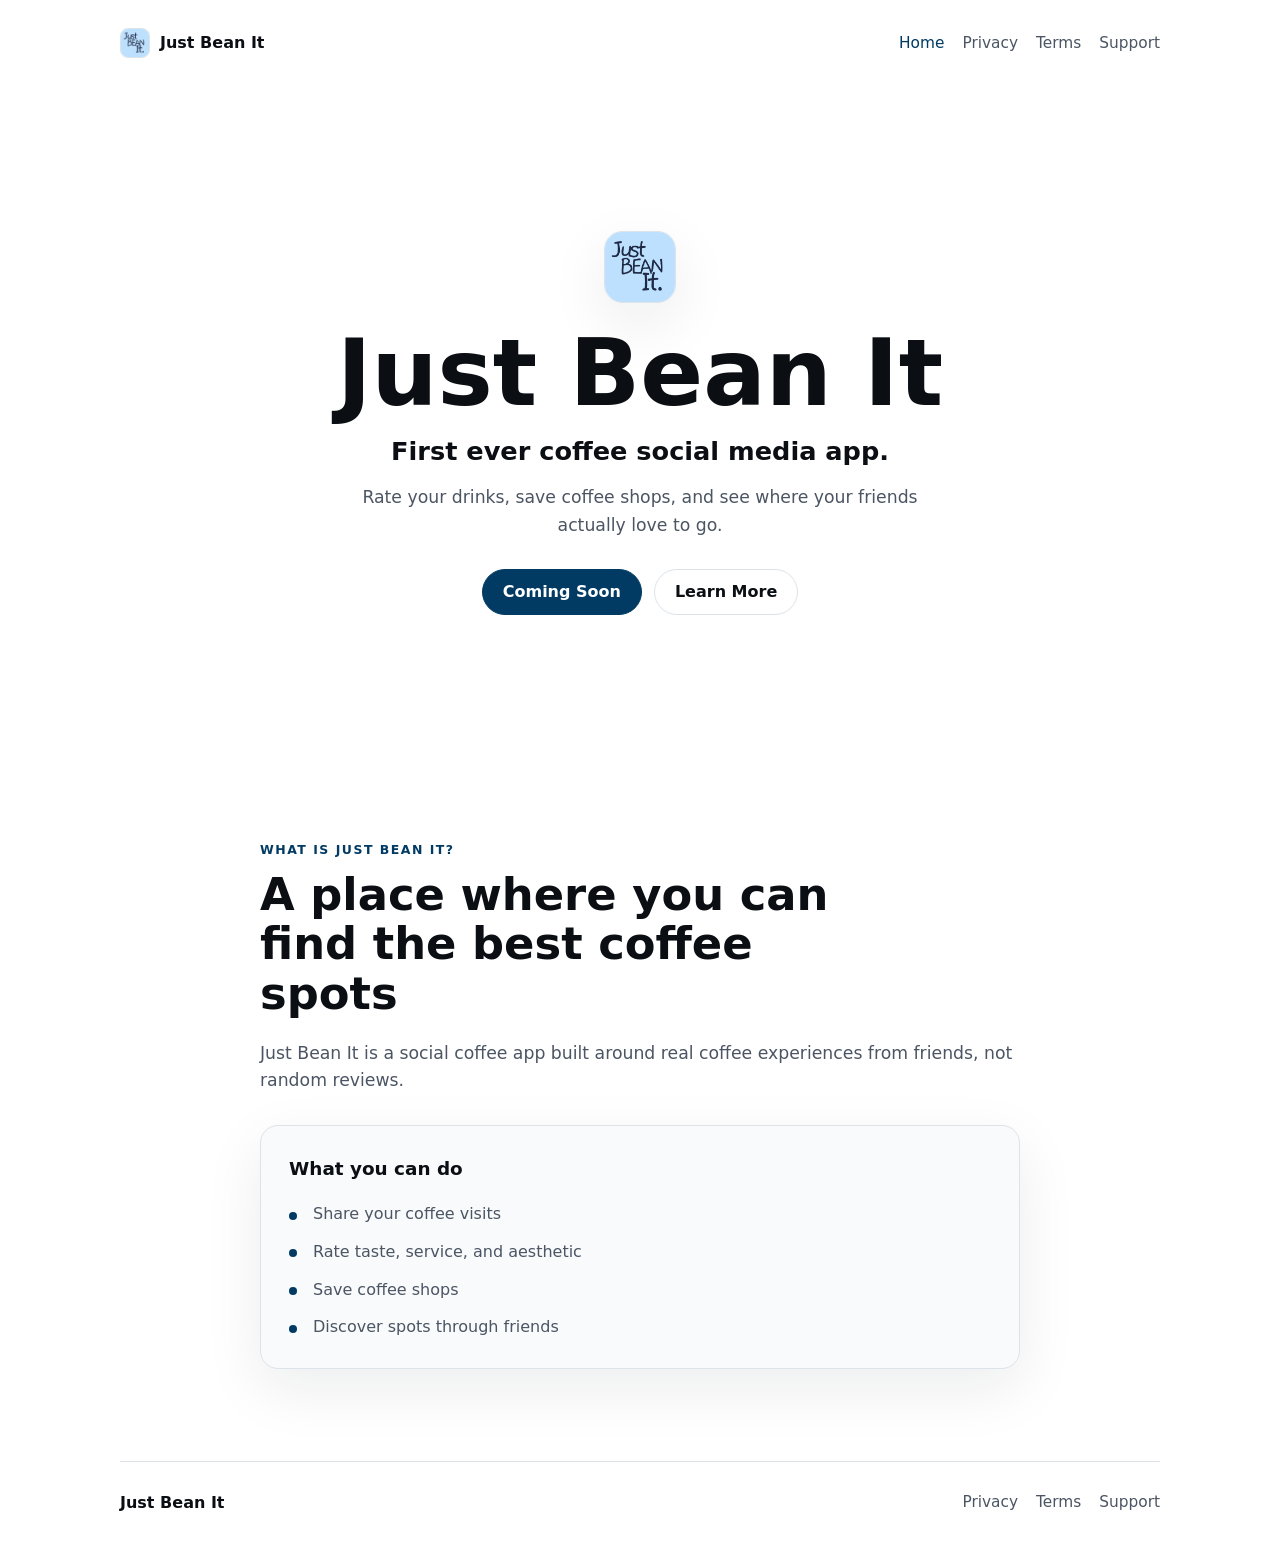
<file: index.html>
<!DOCTYPE html>
<html lang="en">
  <head>
    <meta charset="UTF-8" />
    <meta name="viewport" content="width=device-width, initial-scale=1.0" />
    <meta
      name="description"
      content="First ever coffee social media app."
    />
    <title>Just Bean It</title>
    <link rel="stylesheet" href="styles.css" />
  </head>
  <body>
    <header class="site-header">
      <a class="brand-link" href="index.html" aria-label="Just Bean It home">
        <img class="brand-logo" src="logo.png" alt="" />
        Just Bean It
      </a>
      <nav class="site-nav" aria-label="Primary navigation">
        <a href="index.html" aria-current="page">Home</a>
        <a href="privacy.html">Privacy</a>
        <a href="terms.html">Terms</a>
        <a href="support.html">Support</a>
      </nav>
    </header>

    <main>
      <section class="hero section">
        <img class="hero-logo" src="logo.png" alt="Just Bean It logo" />
        <h1>Just Bean It</h1>
        <p class="tagline">First ever coffee social media app.</p>
        <p class="lede">
          Rate your drinks, save coffee shops, and see where your friends
          actually love to go.
        </p>
        <div class="actions" aria-label="Homepage actions">
          <span class="button button-primary" aria-disabled="true">
            Coming Soon
          </span>
          <a class="button button-secondary" href="#learn-more">Learn More</a>
        </div>
      </section>

      <section class="section info-section" id="learn-more">
        <div class="section-heading">
          <p class="eyebrow">What is Just Bean It?</p>
          <h2>A place where you can find the best coffee spots</h2>
        </div>
        <p>
          Just Bean It is a social coffee app built around real coffee
          experiences from friends, not random reviews.
        </p>

        <div class="feature-card">
          <h3>What you can do</h3>
          <ul class="feature-list">
            <li>Share your coffee visits</li>
            <li>Rate taste, service, and aesthetic</li>
            <li>Save coffee shops</li>
            <li>Discover spots through friends</li>
          </ul>
        </div>
      </section>
    </main>

    <footer class="site-footer">
      <span>Just Bean It</span>
      <nav aria-label="Footer navigation">
        <a href="privacy.html">Privacy</a>
        <a href="terms.html">Terms</a>
        <a href="support.html">Support</a>
      </nav>
    </footer>

    <script src="script.js"></script>
  </body>
</html>
</file>
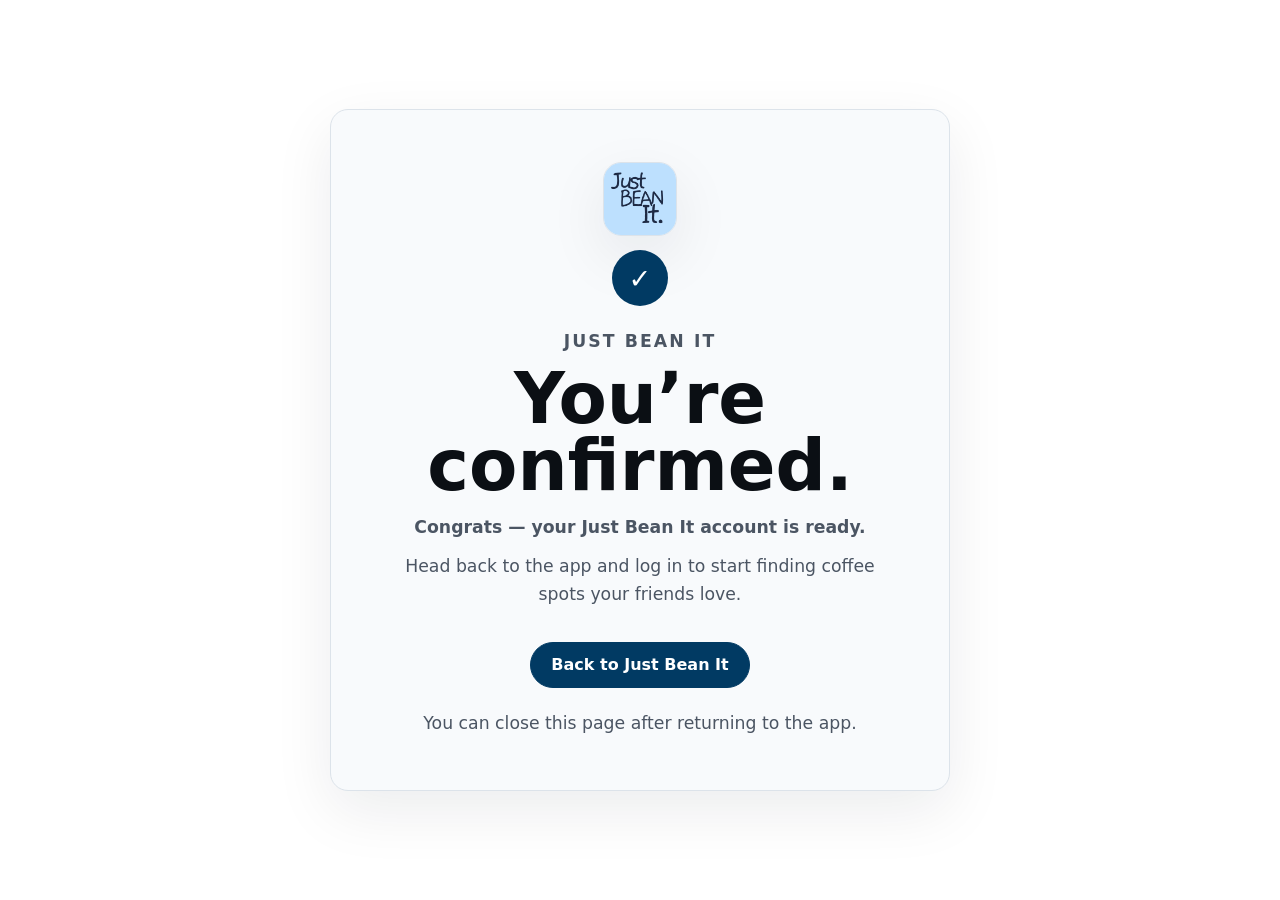
<file: email-confirmed.html>
<!DOCTYPE html>
<html lang="en">
  <head>
    <meta charset="UTF-8" />
    <meta name="viewport" content="width=device-width, initial-scale=1.0" />
    <meta
      name="description"
      content="Your Just Bean It account has been confirmed."
    />
    <title>You’re confirmed. | Just Bean It</title>
    <link rel="stylesheet" href="styles.css" />
  </head>
  <body>
    <!-- Supabase redirect note: configure the email confirmation redirect URL to point to this page when email auth is ready. -->
    <main class="confirmed-page">
      <section class="confirmation-card" aria-labelledby="confirmed-title">
        <img class="confirmation-logo" src="logo.png" alt="Just Bean It logo" />
        <div class="check-mark" aria-hidden="true">✓</div>
        <p class="eyebrow">Just Bean It</p>
        <h1 id="confirmed-title">You’re confirmed.</h1>
        <p class="tagline">Congrats — your Just Bean It account is ready.</p>
        <p>
          Head back to the app and log in to start finding coffee spots your
          friends love.
        </p>
        <!-- TODO: Replace with final app deep link when configured. -->
        <a class="button button-primary" href="justbeanit://login">
          Back to Just Bean It
        </a>
        <p class="small-note">You can close this page after returning to the app.</p>
      </section>
    </main>
  </body>
</html>
</file>
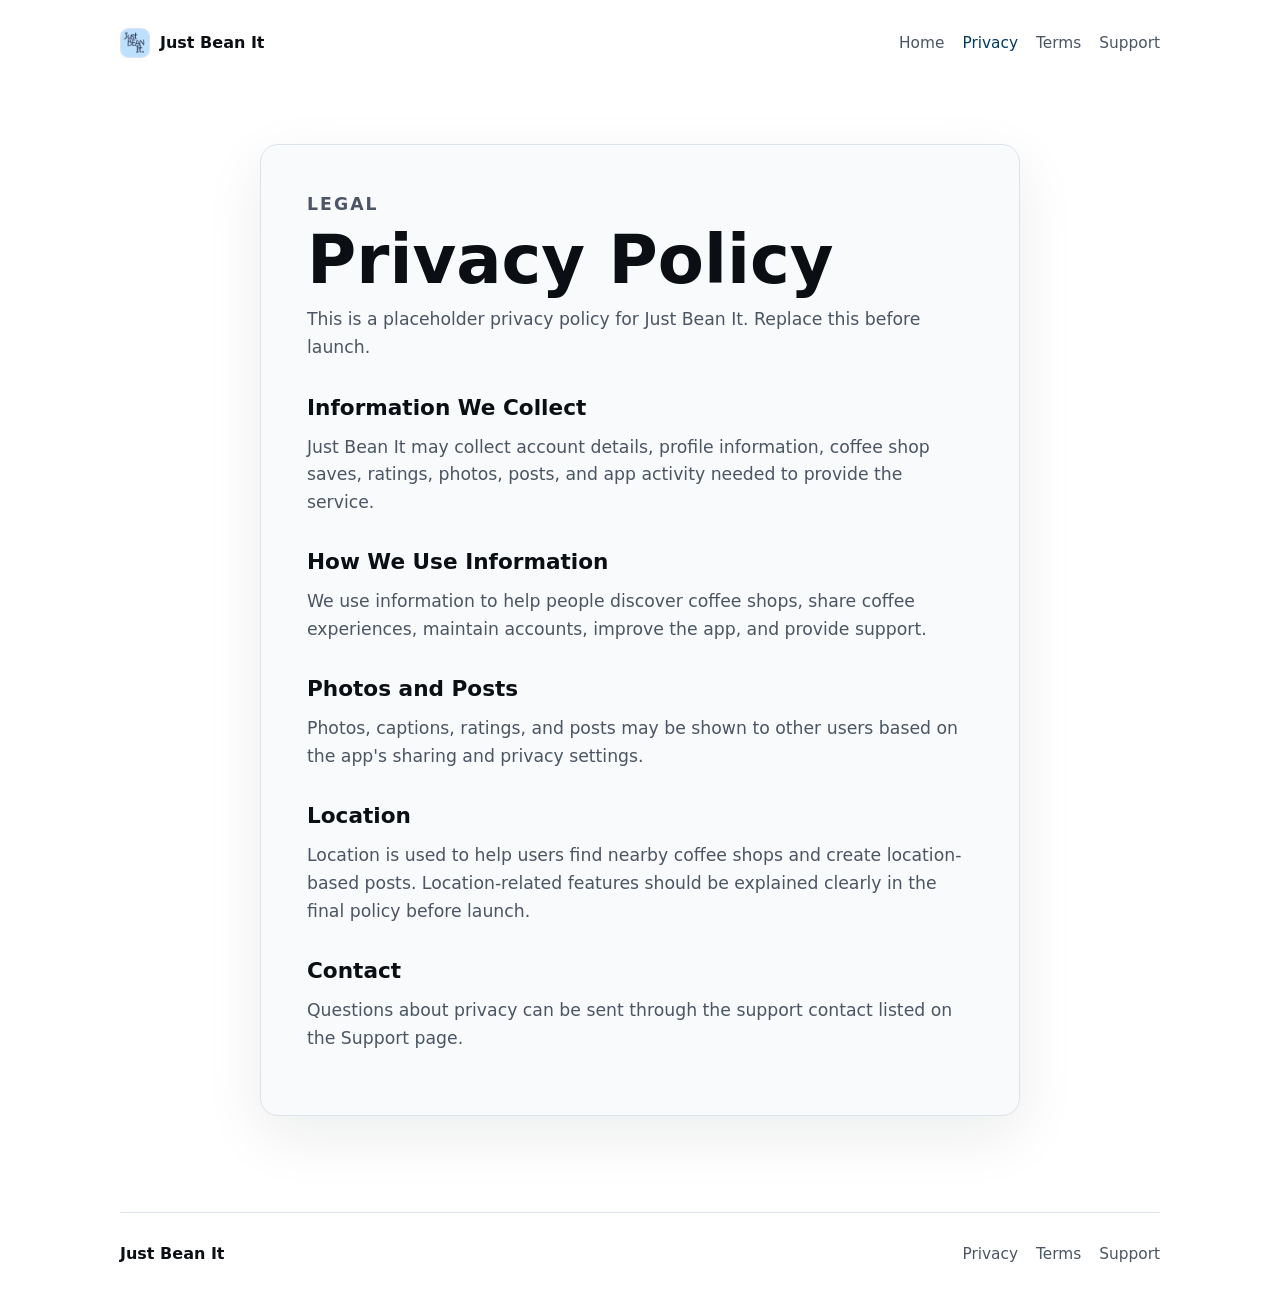
<file: privacy.html>
<!DOCTYPE html>
<html lang="en">
  <head>
    <meta charset="UTF-8" />
    <meta name="viewport" content="width=device-width, initial-scale=1.0" />
    <meta
      name="description"
      content="Privacy policy placeholder for Just Bean It."
    />
    <title>Privacy Policy | Just Bean It</title>
    <link rel="stylesheet" href="styles.css" />
  </head>
  <body>
    <header class="site-header">
      <a class="brand-link" href="index.html" aria-label="Just Bean It home">
        <img class="brand-logo" src="logo.png" alt="" />
        Just Bean It
      </a>
      <nav class="site-nav" aria-label="Primary navigation">
        <a href="index.html">Home</a>
        <a href="privacy.html" aria-current="page">Privacy</a>
        <a href="terms.html">Terms</a>
        <a href="support.html">Support</a>
      </nav>
    </header>

    <main class="page-main">
      <article class="content-card">
        <p class="eyebrow">Legal</p>
        <h1>Privacy Policy</h1>
        <p>
          This is a placeholder privacy policy for Just Bean It. Replace this
          before launch.
        </p>

        <h2>Information We Collect</h2>
        <p>
          Just Bean It may collect account details, profile information, coffee
          shop saves, ratings, photos, posts, and app activity needed to provide
          the service.
        </p>

        <h2>How We Use Information</h2>
        <p>
          We use information to help people discover coffee shops, share coffee
          experiences, maintain accounts, improve the app, and provide support.
        </p>

        <h2>Photos and Posts</h2>
        <p>
          Photos, captions, ratings, and posts may be shown to other users based
          on the app's sharing and privacy settings.
        </p>

        <h2>Location</h2>
        <p>
          Location is used to help users find nearby coffee shops and create
          location-based posts. Location-related features should be explained
          clearly in the final policy before launch.
        </p>

        <h2>Contact</h2>
        <p>
          Questions about privacy can be sent through the support contact listed
          on the Support page.
        </p>
      </article>
    </main>

    <footer class="site-footer">
      <span>Just Bean It</span>
      <nav aria-label="Footer navigation">
        <a href="privacy.html">Privacy</a>
        <a href="terms.html">Terms</a>
        <a href="support.html">Support</a>
      </nav>
    </footer>
  </body>
</html>
</file>
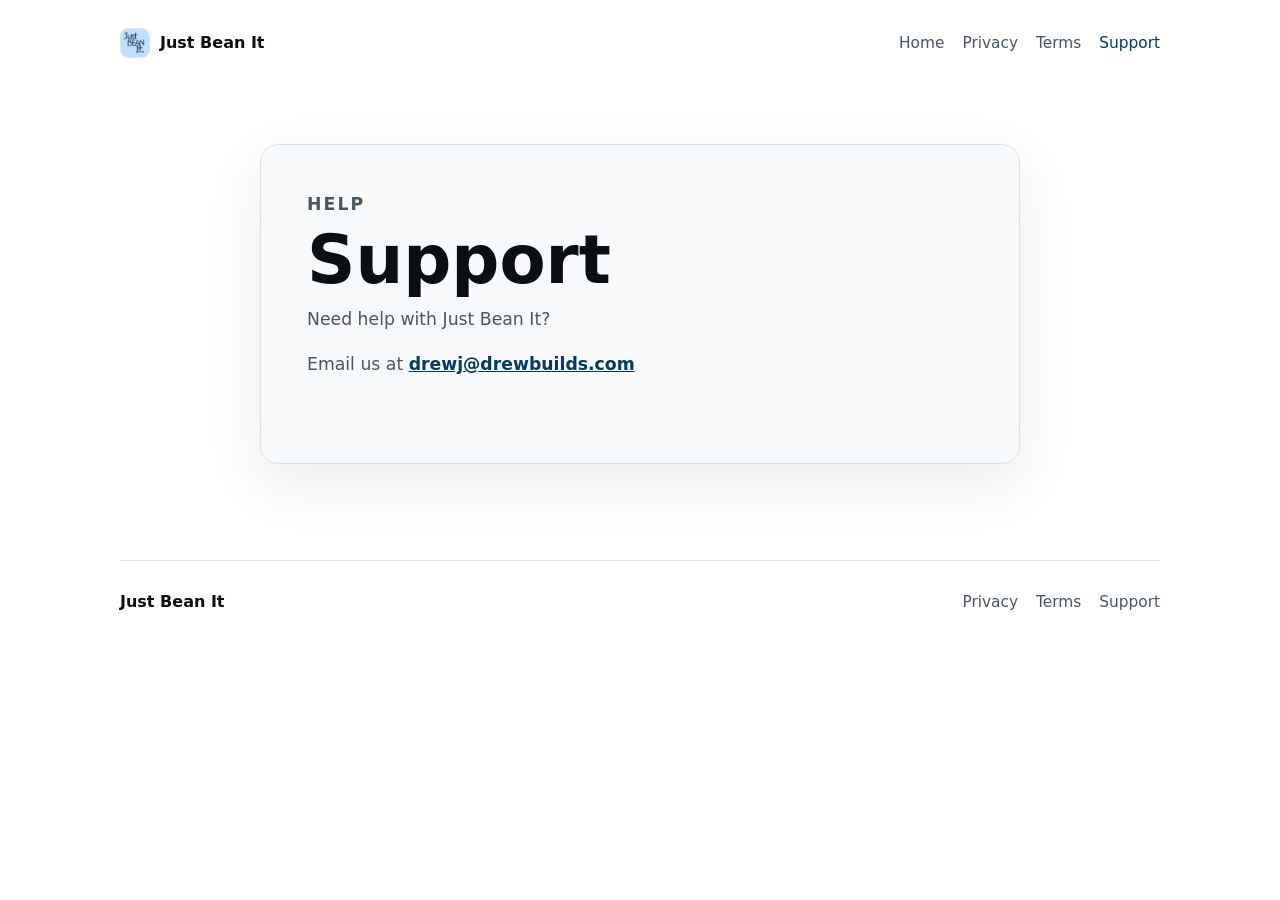
<file: support.html>
<!DOCTYPE html>
<html lang="en">
  <head>
    <meta charset="UTF-8" />
    <meta name="viewport" content="width=device-width, initial-scale=1.0" />
    <meta
      name="description"
      content="Get support for Just Bean It."
    />
    <title>Support | Just Bean It</title>
    <link rel="stylesheet" href="styles.css" />
  </head>
  <body>
    <header class="site-header">
      <a class="brand-link" href="index.html" aria-label="Just Bean It home">
        <img class="brand-logo" src="logo.png" alt="" />
        Just Bean It
      </a>
      <nav class="site-nav" aria-label="Primary navigation">
        <a href="index.html">Home</a>
        <a href="privacy.html">Privacy</a>
        <a href="terms.html">Terms</a>
        <a href="support.html" aria-current="page">Support</a>
      </nav>
    </header>

    <main class="page-main">
      <article class="content-card support-card">
        <p class="eyebrow">Help</p>
        <h1>Support</h1>
        <p>Need help with Just Bean It?</p>
        <!-- TODO: Confirm this support email exists before launch. -->
        <p>
          Email us at
          <a class="text-link" href="mailto:drewj@drewbuilds.com">
            drewj@drewbuilds.com
          </a>
        </p>
      </article>
    </main>

    <footer class="site-footer">
      <span>Just Bean It</span>
      <nav aria-label="Footer navigation">
        <a href="privacy.html">Privacy</a>
        <a href="terms.html">Terms</a>
        <a href="support.html">Support</a>
      </nav>
    </footer>
  </body>
</html>
</file>
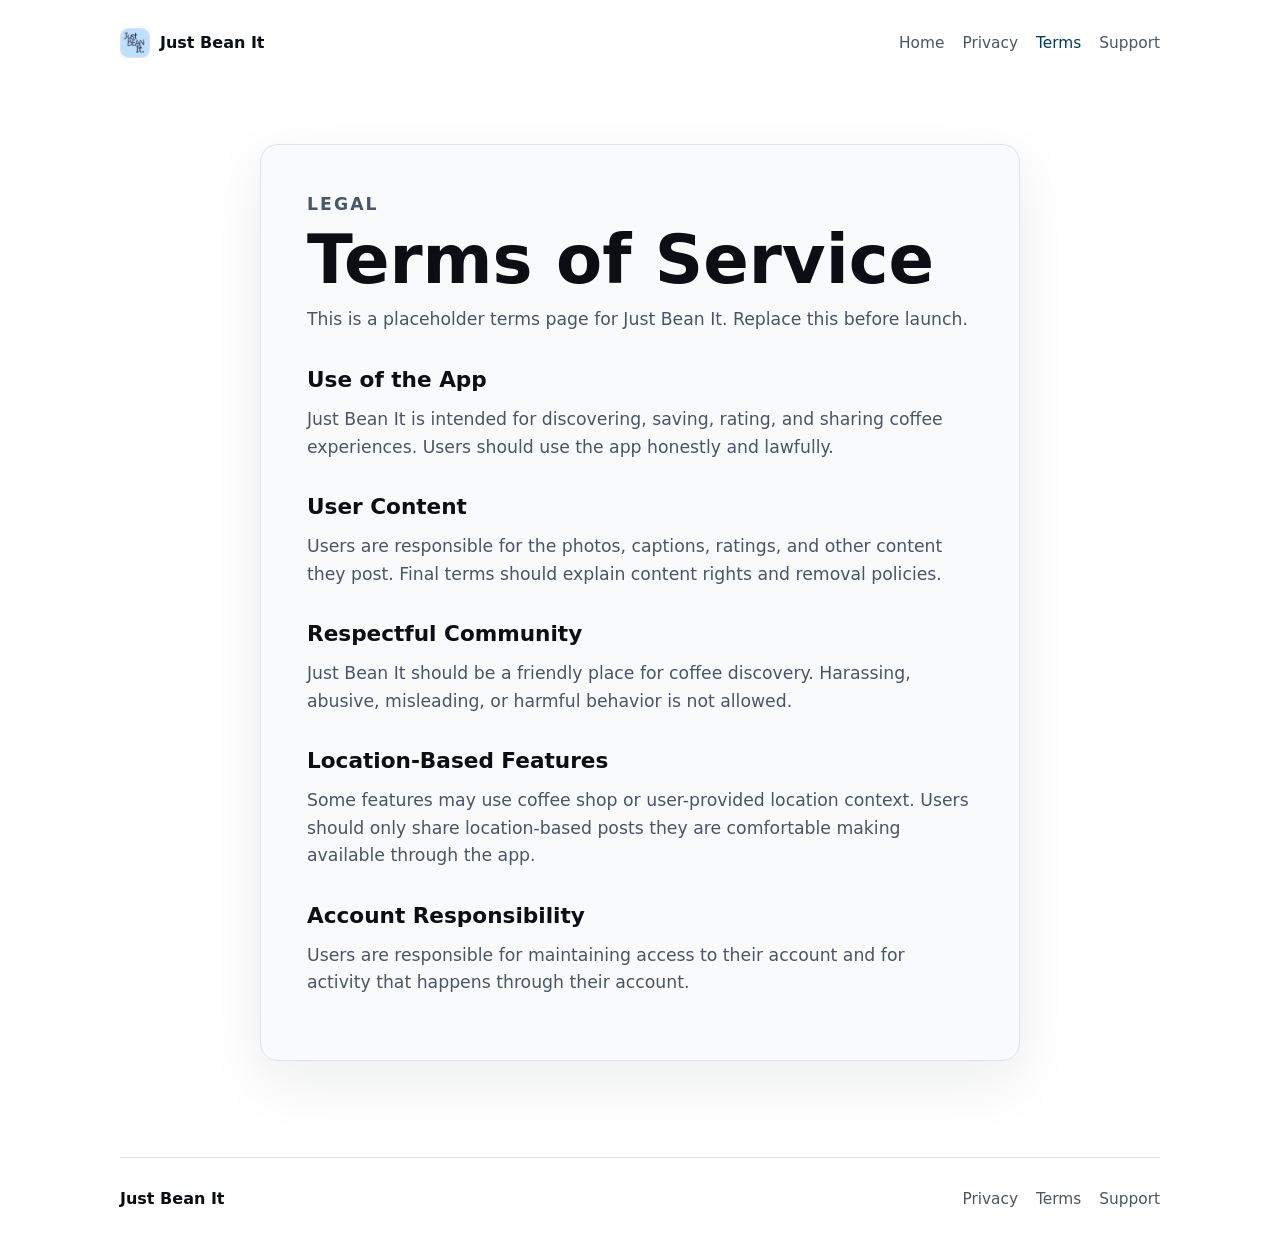
<file: terms.html>
<!DOCTYPE html>
<html lang="en">
  <head>
    <meta charset="UTF-8" />
    <meta name="viewport" content="width=device-width, initial-scale=1.0" />
    <meta
      name="description"
      content="Terms of service placeholder for Just Bean It."
    />
    <title>Terms of Service | Just Bean It</title>
    <link rel="stylesheet" href="styles.css" />
  </head>
  <body>
    <header class="site-header">
      <a class="brand-link" href="index.html" aria-label="Just Bean It home">
        <img class="brand-logo" src="logo.png" alt="" />
        Just Bean It
      </a>
      <nav class="site-nav" aria-label="Primary navigation">
        <a href="index.html">Home</a>
        <a href="privacy.html">Privacy</a>
        <a href="terms.html" aria-current="page">Terms</a>
        <a href="support.html">Support</a>
      </nav>
    </header>

    <main class="page-main">
      <article class="content-card">
        <p class="eyebrow">Legal</p>
        <h1>Terms of Service</h1>
        <p>
          This is a placeholder terms page for Just Bean It. Replace this before
          launch.
        </p>

        <h2>Use of the App</h2>
        <p>
          Just Bean It is intended for discovering, saving, rating, and sharing
          coffee experiences. Users should use the app honestly and lawfully.
        </p>

        <h2>User Content</h2>
        <p>
          Users are responsible for the photos, captions, ratings, and other
          content they post. Final terms should explain content rights and
          removal policies.
        </p>

        <h2>Respectful Community</h2>
        <p>
          Just Bean It should be a friendly place for coffee discovery. Harassing,
          abusive, misleading, or harmful behavior is not allowed.
        </p>

        <h2>Location-Based Features</h2>
        <p>
          Some features may use coffee shop or user-provided location context.
          Users should only share location-based posts they are comfortable
          making available through the app.
        </p>

        <h2>Account Responsibility</h2>
        <p>
          Users are responsible for maintaining access to their account and for
          activity that happens through their account.
        </p>
      </article>
    </main>

    <footer class="site-footer">
      <span>Just Bean It</span>
      <nav aria-label="Footer navigation">
        <a href="privacy.html">Privacy</a>
        <a href="terms.html">Terms</a>
        <a href="support.html">Support</a>
      </nav>
    </footer>
  </body>
</html>
</file>
<file: styles.css>
:root {
  color-scheme: light dark;
  --bg: #ffffff;
  --surface: #f8fafc;
  --text: #0b0f14;
  --muted: #4b5563;
  --border: #dce3ea;
  --accent: #013a63;
  --accent-contrast: #ffffff;
  --shadow: 0 20px 60px rgba(15, 23, 42, 0.08);
}

@media (prefers-color-scheme: dark) {
  :root {
    --bg: #080b0f;
    --surface: #10161d;
    --text: #f5f7fa;
    --muted: #b6c2cf;
    --border: #26313d;
    --accent: #89c2d9;
    --accent-contrast: #061016;
    --shadow: 0 20px 60px rgba(0, 0, 0, 0.35);
  }
}

* {
  box-sizing: border-box;
}

html {
  scroll-behavior: smooth;
}

body {
  min-height: 100vh;
  margin: 0;
  background: var(--bg);
  color: var(--text);
  font-family: Inter, ui-sans-serif, system-ui, -apple-system, BlinkMacSystemFont,
    "Segoe UI", sans-serif;
  line-height: 1.6;
}

a {
  color: inherit;
}

a:focus-visible,
.button:focus-visible,
input:focus-visible {
  outline: 3px solid var(--accent);
  outline-offset: 4px;
}

.site-header,
.site-footer {
  width: min(100% - 32px, 1040px);
  margin: 0 auto;
  display: flex;
  align-items: center;
  justify-content: space-between;
  gap: 20px;
}

.site-header {
  padding: 28px 0;
}

.brand-link {
  display: inline-flex;
  align-items: center;
  gap: 10px;
  font-weight: 750;
  letter-spacing: 0;
  text-decoration: none;
}

.brand-logo {
  width: 30px;
  height: 30px;
  border: 1px solid var(--border);
  border-radius: 8px;
  object-fit: cover;
}

.site-nav,
.site-footer nav {
  display: flex;
  align-items: center;
  gap: 18px;
  flex-wrap: wrap;
}

.site-nav a,
.site-footer a {
  color: var(--muted);
  font-size: 0.96rem;
  text-decoration: none;
}

.site-nav a:hover,
.site-footer a:hover,
.site-nav a[aria-current="page"] {
  color: var(--accent);
}

.section {
  width: min(100% - 32px, 760px);
  margin: 0 auto;
}

.hero {
  min-height: calc(100vh - 210px);
  display: flex;
  flex-direction: column;
  align-items: center;
  justify-content: center;
  padding: 80px 0 96px;
  text-align: center;
}

.hero-logo {
  display: block;
  width: 72px;
  height: 72px;
  margin-bottom: 26px;
  border: 1px solid var(--border);
  border-radius: 18px;
  object-fit: cover;
  box-shadow: var(--shadow);
}

h1,
h2,
h3,
p {
  margin-top: 0;
}

h1 {
  margin-bottom: 14px;
  font-size: clamp(3rem, 12vw, 5.8rem);
  line-height: 0.95;
  letter-spacing: 0;
}

h2 {
  margin-bottom: 14px;
  font-size: clamp(1.75rem, 6vw, 2.8rem);
  line-height: 1.1;
  letter-spacing: 0;
}

h3 {
  margin-bottom: 18px;
  font-size: 1.15rem;
}

.tagline {
  margin-bottom: 12px;
  color: var(--text);
  font-size: clamp(1.2rem, 4vw, 1.6rem);
  font-weight: 650;
}

.lede,
.content-card > p,
.confirmation-card > p,
.info-section > p {
  color: var(--muted);
  font-size: 1.08rem;
}

.lede {
  max-width: 590px;
  margin-right: auto;
  margin-bottom: 30px;
  margin-left: auto;
}

.actions {
  display: flex;
  justify-content: center;
  gap: 12px;
  flex-wrap: wrap;
}

.button {
  display: inline-flex;
  min-height: 46px;
  align-items: center;
  justify-content: center;
  border: 1px solid var(--border);
  border-radius: 999px;
  padding: 0 20px;
  font-weight: 750;
  text-decoration: none;
}

.button-primary {
  border-color: var(--accent);
  background: var(--accent);
  color: var(--accent-contrast);
}

.button-secondary {
  background: transparent;
  color: var(--text);
}

.button-secondary:hover {
  border-color: var(--accent);
  color: var(--accent);
}

.info-section {
  padding: 64px 0 92px;
}

.section-heading {
  max-width: 620px;
  margin-bottom: 22px;
}

.eyebrow {
  margin-bottom: 10px;
  color: var(--accent);
  font-size: 0.78rem;
  font-weight: 800;
  letter-spacing: 0.12em;
  text-transform: uppercase;
}

.feature-card,
.content-card,
.confirmation-card {
  border: 1px solid var(--border);
  border-radius: 18px;
  background: var(--surface);
  box-shadow: var(--shadow);
}

.feature-card {
  margin-top: 30px;
  padding: 28px;
}

.feature-list {
  display: grid;
  margin: 0;
  padding: 0;
  gap: 12px;
  list-style: none;
}

.feature-list li {
  position: relative;
  padding-left: 24px;
  color: var(--muted);
}

.feature-list li::before {
  position: absolute;
  top: 0.64em;
  left: 0;
  width: 8px;
  height: 8px;
  border-radius: 999px;
  background: var(--accent);
  content: "";
}

.page-main {
  width: min(100% - 32px, 760px);
  margin: 0 auto;
  padding: 58px 0 96px;
}

.content-card {
  padding: clamp(28px, 6vw, 46px);
}

.content-card h1 {
  font-size: clamp(2.35rem, 8vw, 4.2rem);
}

.content-card h2 {
  margin-top: 34px;
  font-size: 1.35rem;
}

.text-link {
  color: var(--accent);
  font-weight: 750;
}

.support-card {
  min-height: 320px;
}

.confirmed-page {
  min-height: 100vh;
  display: grid;
  width: min(100% - 32px, 620px);
  margin: 0 auto;
  place-items: center;
  padding: 42px 0;
}

.confirmation-card {
  width: 100%;
  padding: clamp(30px, 7vw, 52px);
  text-align: center;
}

.confirmation-card h1 {
  font-size: clamp(2.4rem, 9vw, 4.4rem);
}

.confirmation-card .button {
  margin-top: 16px;
}

.reset-card {
  text-align: left;
}

.reset-card .confirmation-logo,
.reset-card .eyebrow,
.reset-card h1,
.reset-card .tagline,
.success-view {
  text-align: center;
}

.reset-card .confirmation-logo {
  margin-bottom: 22px;
}

.reset-card h1 {
  font-size: clamp(2.25rem, 8vw, 3.7rem);
}

.reset-form {
  display: grid;
  margin-top: 26px;
  gap: 18px;
}

.form-field {
  display: grid;
  gap: 8px;
}

.form-field label {
  color: var(--text);
  font-size: 0.95rem;
  font-weight: 750;
}

.form-field input {
  width: 100%;
  min-height: 50px;
  border: 1px solid var(--border);
  border-radius: 14px;
  padding: 0 14px;
  background: var(--bg);
  color: var(--text);
  font: inherit;
}

.form-field input:disabled,
.button:disabled {
  cursor: not-allowed;
  opacity: 0.62;
}

.form-message {
  min-height: 1.5em;
  margin: 0;
  color: var(--accent);
  font-size: 0.95rem;
  font-weight: 650;
  text-align: center;
}

.form-message[data-type="error"] {
  color: var(--text);
}

.check-mark {
  display: grid;
  width: 56px;
  height: 56px;
  margin: 0 auto 22px;
  place-items: center;
  border-radius: 999px;
  background: var(--accent);
  color: var(--accent-contrast);
  font-size: 1.7rem;
  font-weight: 850;
}

.confirmation-logo {
  display: block;
  width: 74px;
  height: 74px;
  margin: 0 auto 14px;
  border: 1px solid var(--border);
  border-radius: 18px;
  object-fit: cover;
  box-shadow: var(--shadow);
}

.small-note {
  margin: 22px 0 0;
  color: var(--muted);
  font-size: 0.95rem;
}

.site-footer {
  padding: 28px 0 36px;
  border-top: 1px solid var(--border);
  color: var(--muted);
}

.site-footer span {
  color: var(--text);
  font-weight: 750;
}

@media (max-width: 640px) {
  .site-header,
  .site-footer {
    align-items: flex-start;
    flex-direction: column;
  }

  .site-nav,
  .site-footer nav {
    gap: 12px 16px;
  }

  .hero {
    min-height: auto;
    padding: 76px 0 80px;
  }

  .button {
    width: 100%;
  }

  .actions {
    width: min(100%, 320px);
    margin: 0 auto;
  }
}
</file>
